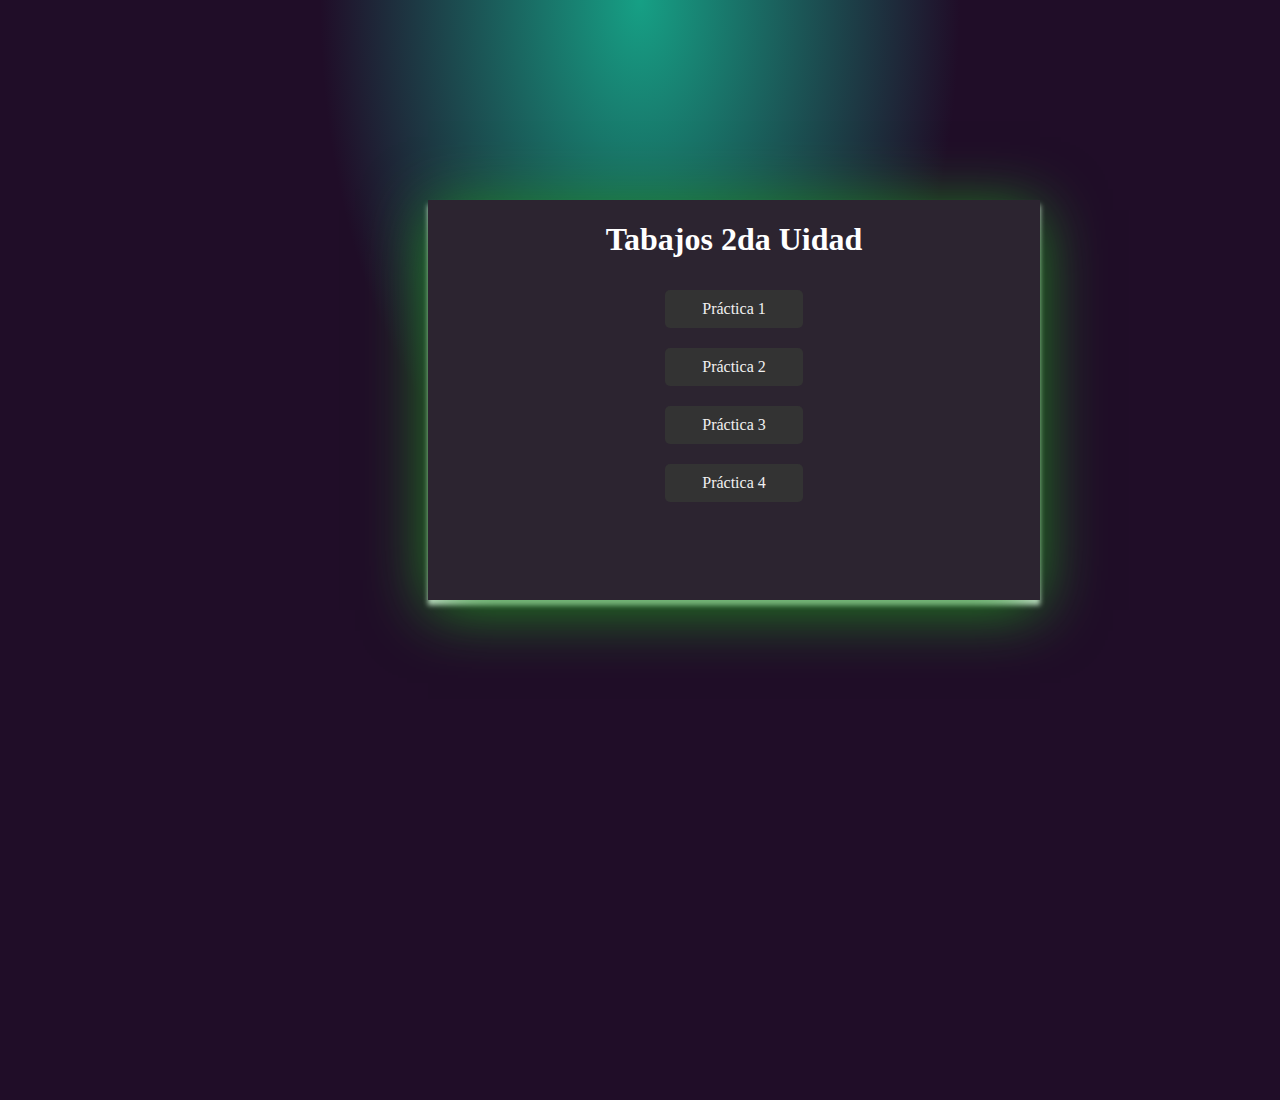
<file: index.html>
<!DOCTYPE html>
<html>
  <head>
    <meta charset="UTF-8">
    <title>Página principal</title>
    <link rel='stylesheet' type='text/css' media='screen' href='./Controlador/PagRe2/css/style.css'>
  </head>
  <body>
    <section class="too">
    <header>
      
    </header>

    <main>
      <section class="secc1">

        <div class="contenido">

          <div class="formulario">
            <h1>Tabajos 2da Uidad</h1>

            <ul>
              <li><a href="./PagRe/index.html">Práctica 1</a></li>
              <li><a href="./PaginaDE/pag.html">Práctica 2</a></li>
              <li><a href="./conflex/Index.html">Práctica 3</a></li>
              <li><a href="./Conf2/Index.html">Práctica 4</a></li>
            </ul>

          </div>
        </div>
      </section>
    </main>

    <footer></footer>

  </section>
  </body>
</html>
</file>
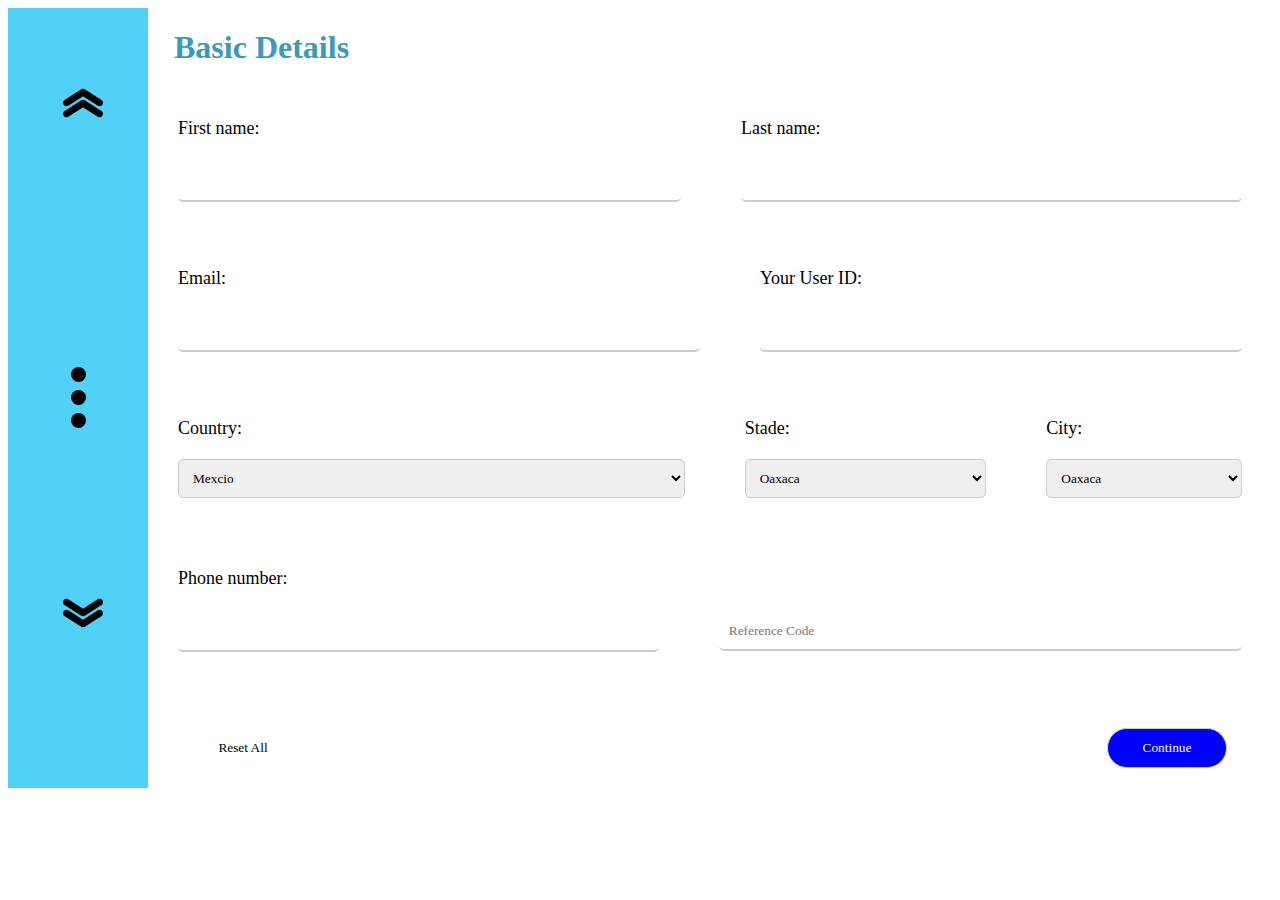
<file: Conf2/Index.html>
<!DOCTYPE html>
<html lang="en">
  <head>
    <meta charset="UTF-8" />
    <meta http-equiv="X-UA-Compatible" content="IE=edge" />
    <meta name="viewport" content="width=device-width, initial-scale=1.0" />
    <title>Document</title>
    <link rel="stylesheet" href="./CSS/Style.css" />
  </head>
  <body>
    <header></header>
    <main>
      <div class="CPrin">
        <div class="BHor">
          <div class="FArr">
            <img src="./img/im2.png" alt="" />
          </div>
          <div class="MoviP">
            <img src="./img/ImEnc.jpg" alt="" />
            <img src="./img/ImEnc.jpg" alt="" />
            <img src="./img/ImEnc.jpg" alt="" />
          </div>
          <div class="FAbj">
            <img src="./img/im1.png" alt="" />
          </div>
        </div>
        <div class="formsec">
          <div class="HInte">
            <h1>Basic Details</h1>
          </div>
          <form>
            <div class="MInte">
              <div class="FS1">
                <div class="fs11">
                  <label for="nombre">First name:</label>
                  <input
                    type="text"
                    name="nombre"
                    id="nombre"
                    minlength="3"
                    maxlength="20"
                    required
                  />
                </div>
                <div class="fs12">
                  <label for="apellido">Last name:</label>
                  <input
                    type="text"
                    name="apellido"
                    id="apellido"
                    minlength="2"
                    maxlength="20"
                    required
                  />
                </div>
              </div>
              <div class="FS2">
                <div class="fs21">
                  <label for="correo">Email:</label>
                  <input type="email" name="correo" id="correo" required />
                </div>
                <div class="fs22">
                  <label for="idm">Your User ID:</label>
                  <input
                    type="text"
                    name="idm"
                    id="idm"
                    minlength="10"
                    maxlength="15"
                    required
                  />
                </div>
              </div>
              <div class="FS3">
                <div class="fs31">
                  <label for="Country">Country:</label>
                  <select class="xd">
                    <option value="">Mexcio</option>
                    <option value="">Estados unidos de america</option>
                    <option value="">Venezuela</option>
                    <option value="">Costa rica</option>
                    <option value="">Chile</option>
                    <option value="">Alemania</option>
                    <option value="">Argentina</option>
                    <option value="">Portugal</option>
                    <option value="">Camerun</option>
                    <option value="">India</option>
                    <option value="">Rusia</option>
                    <option value="">Paises bajos</option>
                  </select>
                </div>
                <div class="fs32">
                  <label for="Satde">Stade:</label>
                  <select class="xd">
                    <option value="">Oaxaca</option>
                    <option value="">De la barrosa</option>
                    <option value="">Aguascalientes</option>
                    <option value="">Baja California</option>
                    <option value="">Baja California Sur</option>
                    <option value="">Campeche</option>
                    <option value="">Chiapas</option>
                    <option value="">Chihuahua</option>
                    <option value="">Coahuila</option>
                    <option value="">Colima</option>
                  </select>
                </div>
                <div class="fs33">
                  <label for="ciudad">City:</label>
                  <select class="xd">
                    <option value="">Oaxaca</option>
                    <option value="">Juarez</option>
                    <option value="">París</option>
                    <option value="">Nueva Yor.</option>
                    <option value="">Los Ángeles</option>
                    <option value="">Seúl</option>
                    <option value="">Londres</option>
                    <option value="">Los Ángeles</option>
                    <option value="">Shanghái</option>
                    <option value="">Osaka</option>
                  </select>
                </div>
              </div>
              <div class="FS4">
                <div class="fs41">
                  <label for="numero">Phone number:</label>
                  <input
                    type="text"
                    pattern="\(\d{3}\)\d{3}-\d{2}-\d{2}"
                    required
                  />
                </div>
                <div class="fs42">
                  <input
                    type="text"
                    placeholder="Reference Code"
                    pattern="\d{3}-\d{3}"
                    required
                  />
                </div>
              </div>
            </div>
            <div class="Finte">
              <div class="res">
                <button class="BTR" type="reset">Reset All</button>
              </div>
              <div class="continue">
                <button class="BTC" type="submit">Continue</button>
              </div>
            </div>
          </form>
        </div>
      </div>
      
    </main>
    <footer></footer>
  </body>
</html>
</file>
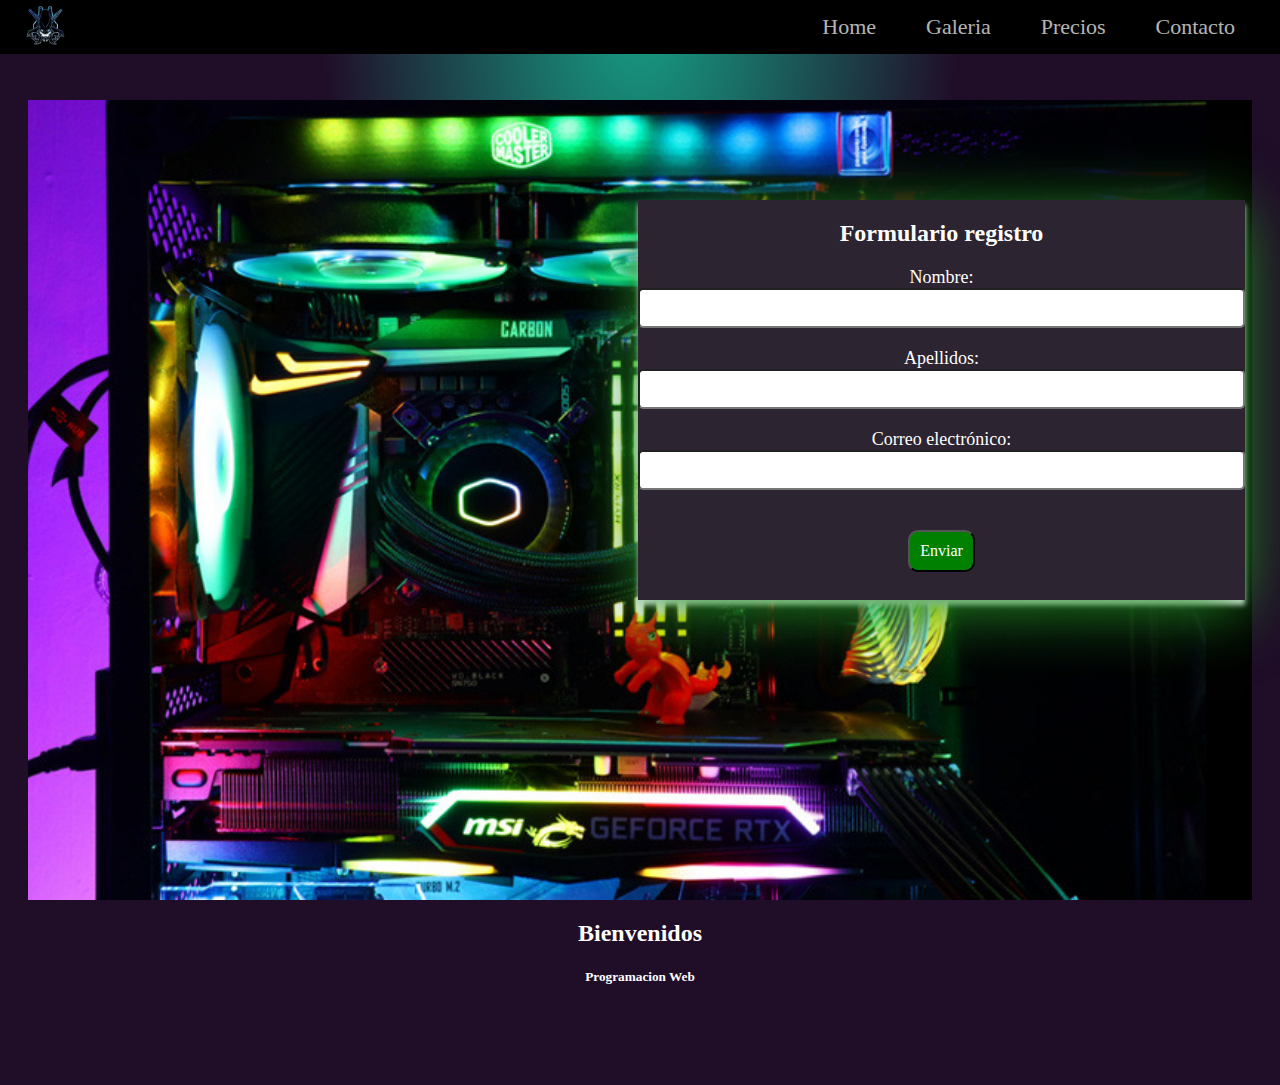
<file: PagRe/index.html>
<!DOCTYPE html>
<html>
  <head>
    <title>Esta-jala</title>
    <link rel="stylesheet" href="./css/style.css" />
  </head>

  <body>
    <section class="too">
    <header>
      <div class="log">
        <img src="./img/im1.jpg" alt="Logo oficial" />
      </div>
      <nav>
        <ul>
          <li><a  href="">Home</a></li>
          <li><a  href="">Galeria</a></li>
          <li><a  href="">Precios</a></li>
          <li><a  href="">Contacto</a></li>
        </ul>
      </nav>
    </header>

    <main>
      <section class="secc1">
        <img src="./img/img2.jpeg" alt="Banner">

        <div class="contenido">

          <div class="formulario">
            <h2>Formulario registro</h2>

            <form class="formulariot">
              <label for="nombre">Nombre:</label>
              <input type="text" id="nombre" name="nombre" />

              <label for="apellidos">Apellidos:</label>
              <input type="text" id="apellidos" name="apellidos" />

              <label for="correo">Correo electrónico:</label>
              <input type="email" id="correo" name="correo" />

              <button type="submit">Enviar</button>
            </form>
          </div>
        </div>
      </section>
      <section class="xd">
        <article>
          <h1>Bienvenidos</h1>
          <h5>Programacion Web</h5>
        </article>
      </section>
    </main>

    <footer></footer>

  </section>
  </body>
</html>
</file>
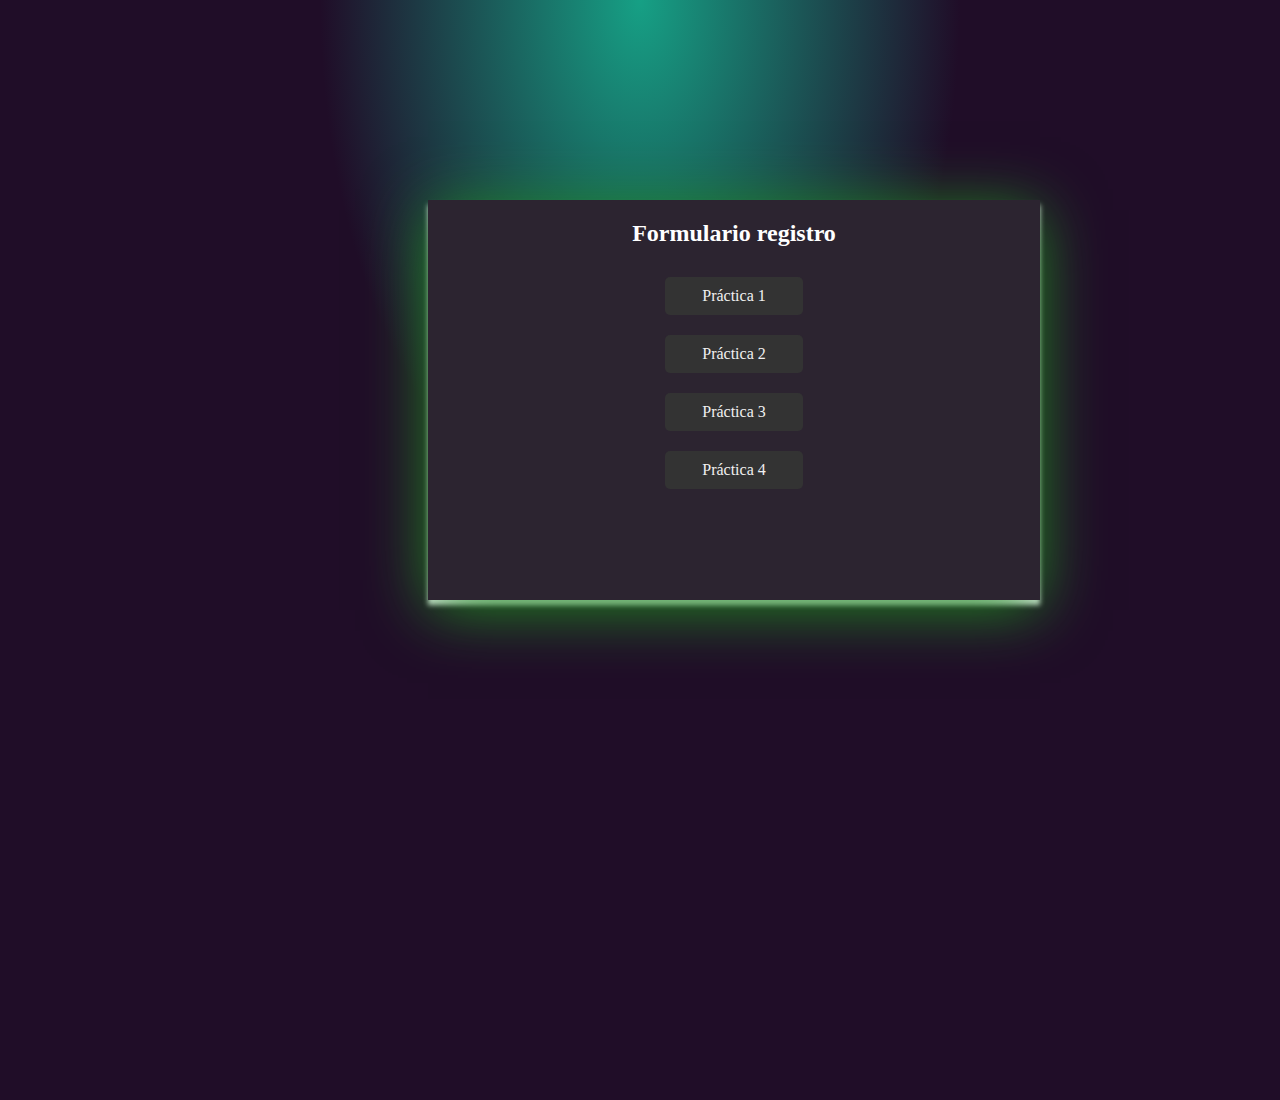
<file: Controlador/PagRe2/index.html>
<!DOCTYPE html>
<html>
  <head>
    <title>Esta-jala</title>
    <link rel="stylesheet" href="./css/style.css" />
  </head>

  <body>
    <section class="too">
    <header>
      
    </header>

    <main>
      <section class="secc1">

        <div class="contenido">

          <div class="formulario">
            <h2>Formulario registro</h2>

            <ul>
              <li><a href="./web_d1/index.html">Práctica 1</a></li>
              <li><a href="./Raycast/index.html">Práctica 2</a></li>
              <li><a href="./BasicDetails/index.html">Práctica 3</a></li>
              <li><a href="./VirtualHealth/index.html">Práctica 4</a></li>
            </ul>

          </div>
        </div>
      </section>
    </main>

    <footer></footer>

  </section>
  </body>
</html>
</file>
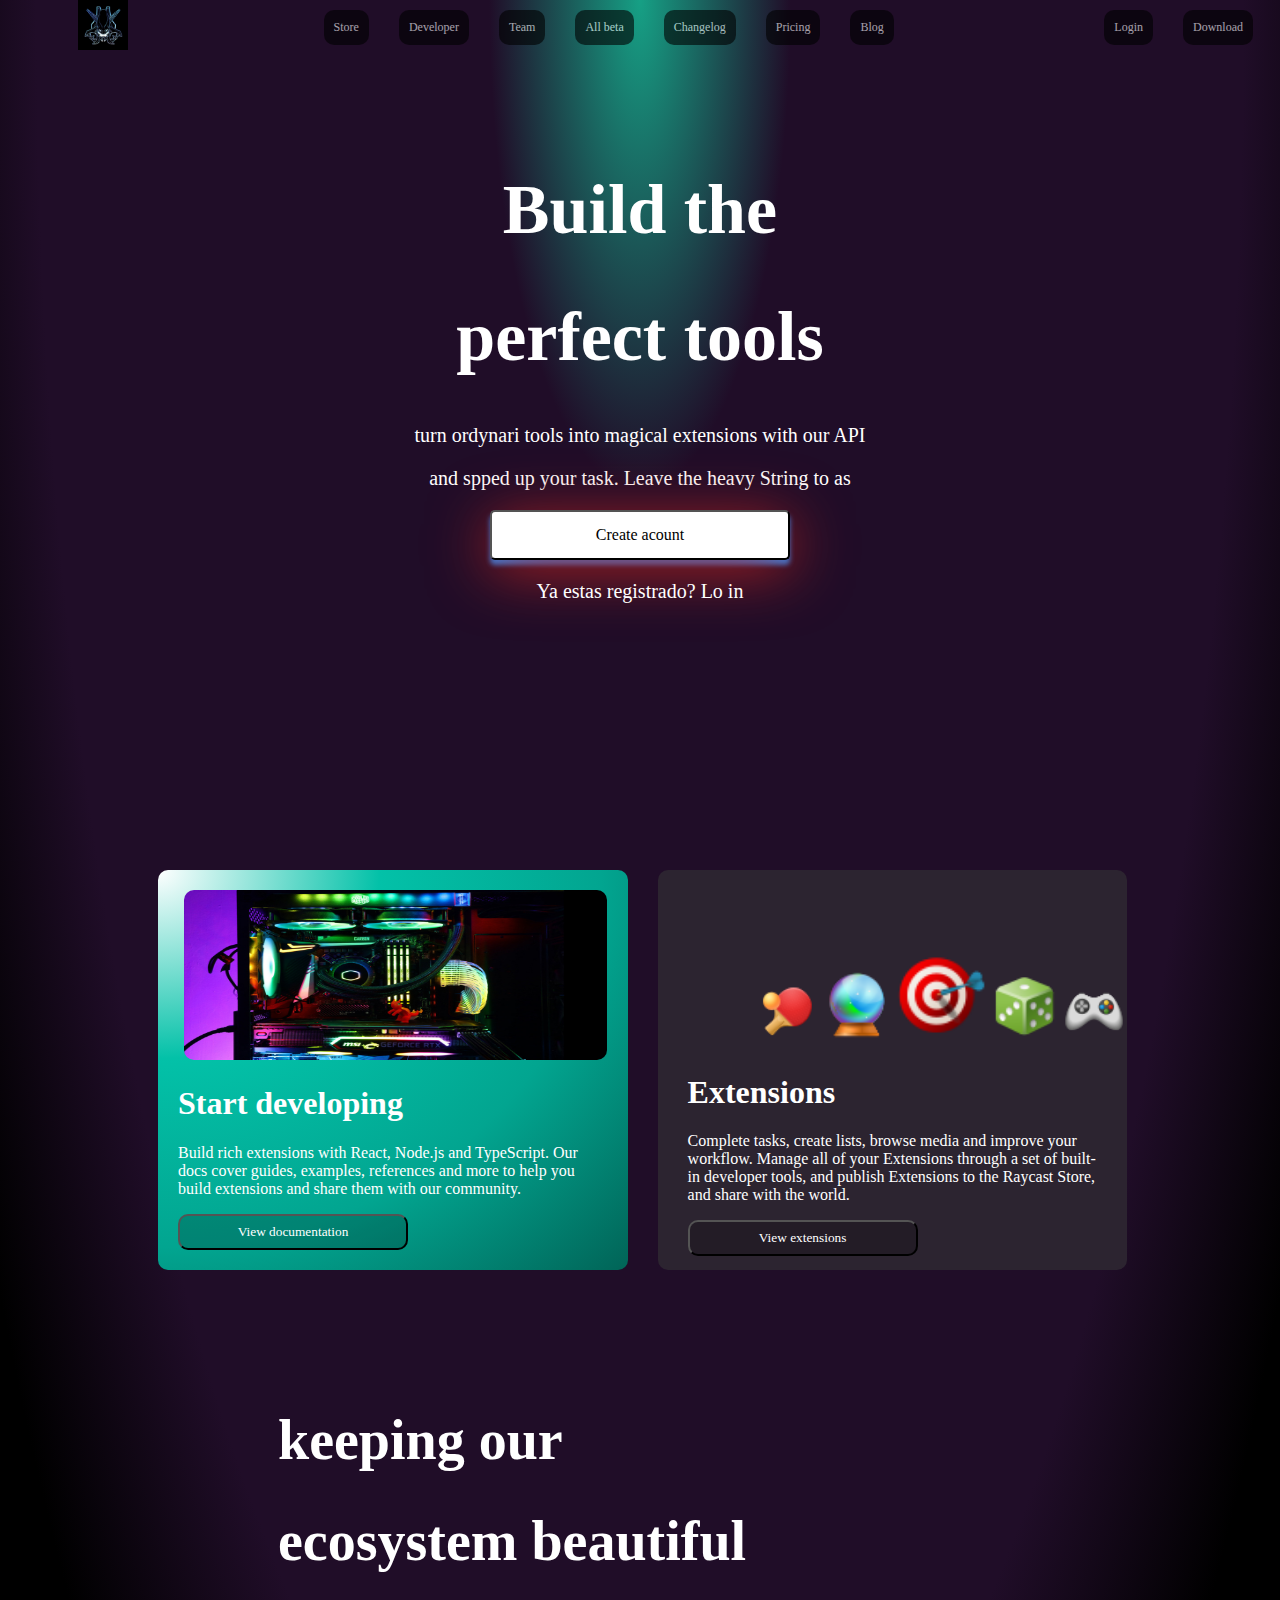
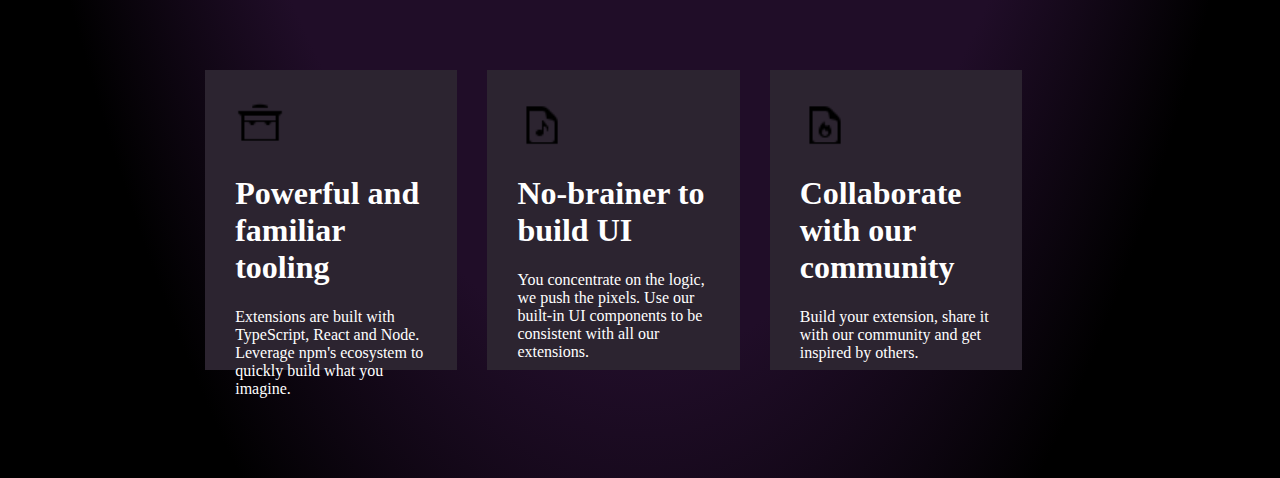
<file: PaginaDE/pag.html>
<!DOCTYPE html>
<html>
  <head>
    <title>Esta</title>
    <link rel="stylesheet" href="./css/style.css" />
  </head>

  <body>
    <header>
      <div class="log">
        <img src="./img/im1.jpg" alt="Logo oficial" />
      </div>
      <nav>
        <ul class="u1">
          <li><a href="">Store</a></li>
          <li><a href="">Developer</a></li>
          <li><a href="">Team</a></li>
          <li><a href="">All beta</a></li>
          <li><a href="">Changelog</a></li>
          <li><a href="">Pricing</a></li>
          <li><a href="">Blog</a></li>
        </ul>
      </nav>
      <nav class="u2">
        <ul>
          
          <li><a href="">Login</a></li>
          <li><a href="">Download</a></li>
        </ul>
      </nav>
    </header>
    <main>
      <section class="secc1">
        <div class="contar">
          <article class="art0">
            <h1>Build the</h1>
            <h1>perfect tools</h1>

            <p>turn ordynari tools into magical extensions with our API</p>
            <p>and spped up your task. Leave the heavy String to as</p>

            <button>Create acount</button>
            <p class="message">
              Ya estas registrado?
              <a href="" class="xdd">Lo in</a>
            </p>
          </article>
        </div>

        <div class="contenidopri">
          <div class="cont1">
            <figcaption>
              <img src="img/img2.jpeg" alt="" />
            </figcaption>
            <article class="art1">
              <h1>Start developing</h1>

              <p>
                Build rich extensions with React, Node.js and TypeScript. Our
                docs cover guides, examples, references and more to help you
                build extensions and share them with our community.
              </p>

              <button>View documentation</button>
            </article>
          </div>

          <div class="cont2">
            <div class="con">
              <img src="img/os6.png" alt="" class="mi1" />

              <img src="img/os8.png" alt="" class="mi2" />

              <img src="img/os7.png" alt="" class="mi3" />

              <img src="img/os9.png" alt="" class="mi4" />

              <img src="img/os10.png" alt="" class="mi5" />
            </div>
            <div>
              <article class="art2">
                <h1>Extensions</h1>

                <p>
                  Complete tasks, create lists, browse media and improve your
                  workflow. Manage all of your Extensions through a set of
                  built-in developer tools, and publish Extensions to the
                  Raycast Store, and share with the world.
                </p>

                <button>View extensions</button>
              </article>
            </div>
          </div>
        </div>

        <div class="contenidosec">
          <div class="cont3">
            <h1>keeping our</h1>
            <h1>ecosystem beautiful</h1>
          </div>

          <div class="contenidoult">
            <div class="cont4">
              <figcaption>
                <img src="img/os1.png" alt="" />
              </figcaption>
              <article>
                <h1>Powerful and familiar tooling</h1>

                <p>
                  Extensions are built with TypeScript, React and Node. Leverage
                  npm's ecosystem to quickly build what you imagine.
                </p>
              </article>
            </div>
            <div class="cont5">
              <figcaption>
                <img src="img/os2.png" alt="" />
              </figcaption>
              <article>
                <h1>No-brainer to build UI</h1>

                <p>
                  You concentrate on the logic, we push the pixels. Use our
                  built-in UI components to be consistent with all our
                  extensions.
                </p>
              </article>
            </div>
            <div class="cont6">
              <figcaption>
                <img src="img/os3.png" alt="" />
              </figcaption>
              <article>
                <h1>Collaborate with our community</h1>

                <p>
                  Build your extension, share it with our community and get
                  inspired by others.
                </p>
              </article>
            </div>
          </div>
        </div>
      </section>
    </main>
    <footer></footer>
  </body>
</html>
</file>
<file: Controlador/PagRe2/css/style.css>
* {
  font-family: verdana, Georgia, "Times New Roman", Times, serif, Tahoma,
    sans-serif;
  box-sizing: border-box;
}


ul {
  list-style: none;
  margin: 0 auto;
  padding: 0;
  width: 50%;
}

li {
  background-color: #333;
  border-radius: 5px;
  display: inline-block;
  margin: 10px;
  padding: 10px;
  width: 45%;
}

a {
  color: #F0F0F0;
  text-decoration: none;
}

a:hover {
  color: gold;
}

body {
  /*background-color: black;*/
  background: radial-gradient(farthest-side at top, #16a085, #200d28, #200d28);
  box-sizing: border-box;
}

main {
  width: 100%;
  height: 900px;
  margin: 100px auto;
  padding: 0 20px;
}



.secc1 {
  position: relative;
}

.contenido {
  position: absolute;
  top: 100px;
  width: 100%;
  height: 400px;
  display: flex;
}



.formulario {
  margin-left: 400px;
  color: white;
  background-color: #2c2430;
  width: 50%;
  height: 100%;
  display: inline-block;
  text-align: center;
  box-shadow: 0 10px 60px 0 rgba(34, 139, 34.123),
    0 5px 5px 0 rgba(248, 248, 255.24);
}
</file>
<file: Conf2/CSS/Style.css>
* {
  font-family: verdana, Georgia, "Times New Roman", Times, serif, Tahoma,
    sans-serif;
  box-sizing: border-box;
}

.CPrin {
  display: flex;
  justify-content: flex-start;
  align-items: flex-start;
  flex-direction: row;
  flex-basis: 400px;
  flex-wrap: nowrap;
  height: 740px;
  background-color: black;
}


.BHor{
    display: flex;
    flex-direction: column;
    width: 100px;
    height: 780px;
    flex-grow: 1;
    background-color: white;

}
.BHor .FArr{
    display: flex;
    justify-content: center;
    align-items: flex-start;
    padding-top: 75px;
    flex-grow: 1;
    background-color: #51d1f6;

}
.BHor  .FArr img:hover {
    background-color: white;
    border-radius: 50%;
    transform-origin: left;
}


.BHor .MoviP{
    flex-direction: column;
    display: flex;
    justify-content: center;
    align-items: center;
    flex-grow: 1;
    background-color: #51d1f6;

}
.BHor .MoviP img{
    width: 15px;
    height: 15px;
    border-radius: 25px;
    margin: 4px;

}
.BHor .MoviP img:hover {
    background-color: darkblue;
    border-radius: 50%;
    transform: rotate(45deg);
    transform-origin: left;
}


.BHor .FAbj{
    padding-bottom: 75px;
    display: flex;
    justify-content: center;
    align-items: center;
    flex-grow: 1;
    background-color: #51d1f6;

}
.BHor  .FAbj img:hover {
    background-color: white;
    border-radius: 50%;
    transform-origin: left;
}

h1{
    padding-left: 26px;
    color: #3B9AB5;
}





.formsec{
    display: flex;
    flex-grow: 7;
    height: 740px;
    background-color: white;
    flex-direction: column;

}

.formsec .HInte{
    flex-grow: 1;
    height: 200px;
    background-color: white;

}






.formsec .MInte{
    display: flex;
    flex-grow: 10;
    flex-direction: column;
    background-color: white;
    
}

.formsec .MInte .FS1{
    display: flex;
    flex-direction: row;
    height: 150px;
    flex-grow: 1;
    background-color: white;
    
}
.formsec .MInte .FS1 .fs11{
    margin: 30px;
    flex-grow: 1;
    background-color: white;
    
}
.formsec .MInte .FS1 .fs12{
    margin: 30px;
    flex-grow: 1;
    background-color: white;
    
}




.formsec .MInte .FS2{
    height: 150px;
    display: flex;
    flex-direction: row;
    flex-grow: 1;
    background-color: white;
    
}
.formsec .MInte .FS2 .fs21{
    margin: 30px;
    flex-grow: 1;
    width: 330px;
    background-color: white;
    
}
.formsec .MInte .FS2 .fs22{
    margin: 30px;
    flex-grow: 1;
    background-color: white;
    
}




.formsec .MInte .FS3{
    height: 150px;
    display: flex;
    flex-direction: row;
    flex-grow: 1;
    background-color: white;
    
}
.formsec .MInte .FS3 .fs31{
    margin: 30px;
    flex-grow: 4;
    width: 320px;
    background-color: white;
    
}
.formsec .MInte .FS3 .fs32{
    margin: 30px;
    flex-grow: 1;
    background-color: white;
    
}
.formsec .MInte .FS3 .fs33{
    margin: 30px;
    flex-grow: 1;
    background-color: white;
    
}



.formsec .MInte .FS4{
    height: 150px;
    display: flex;
    flex-direction: row;
    flex-grow: 1;
    background-color: white;
    
}
.formsec .MInte .FS4 .fs41{
    margin: 30px;
    flex-grow: 1;
    background-color: white;
    
}
.formsec .MInte .FS4 .fs42{
    width: 340px;
    margin: 30px;
    flex-grow: 1;
    background-color: white;
    
}

.formsec .MInte .FS4 .fs42 input{
    margin-top: 45px;
    
}





.formsec .Finte{
    height: 100px;
    flex-direction: row;
    display: flex;
    flex-grow: 1;
    background-color: white;
    
}


.formsec .Finte .continue{
    display: flex;
    justify-content: flex-end;
    padding-top: 25px;
    padding-right: 45px;
    align-items: flex-end;

    flex-grow: 1;
    background-color: white;
    
}


.formsec .Finte .res{
    padding-bottom: 25px;
    padding-left: 20px;
    display: flex;
    justify-content: flex-start;
    align-items: flex-start;
    flex-grow: 1;
    background-color: white;
    
}








.BTC{
    margin-top: 40px;
    margin-left: 15px;
    background-color: blue;
    color: white;
    
    width: 120px;
    height: 40px;
    padding: 10px;
    border: 1px solid #ccc;
    border-radius: 20px;
    margin-bottom: 20px;
  
  }

  .BTR{
    border: none;
    margin-top: 40px;
    margin-left: 15px;
    background-color: white;
    color: black;
    
    width: 120px;
    height: 40px;
    padding: 10px;
    border-radius: 20px;
    margin-bottom: 20px;
  
  }









  
select{
    margin-top: 20px;
    
    width: 100%;
    padding: 10px;
    border: 1px solid #ccc;
    border-radius: 5px;
    margin-bottom: 20px;
  
  }



  label {
    width: 100%;
    font-size: 18px;
  }
  
 input {
    margin-top: 25px;
    width: 100%;
    padding: 10px;
    border-top: none;
    border-right: none;
    border-left: none;
    border-bottom: 2px solid #ccc;
    border-radius: 5px;
    margin-bottom: 20px;
  }

  textarea:focus, input:focus, input[type]:focus {
    border-bottom-color: rgb(3, 73, 128);
    box-shadow: 0 1px 1px rgba(3, 73, 128, 0.075)inset, 0 0 8px rgba(3, 73, 128,0.6);
    outline: 0 none;
}

select:focus, input:focus, input[type]:focus {
    border-bottom-color: rgb(3, 73, 128);
    box-shadow: 0 1px 1px rgba(3, 73, 128, 0.075)inset, 0 0 8px rgba(3, 73, 128,0.6);
    outline: 0 none;
}


.circulo {
    width: 10px;
    height: 10px;
    background-color: white;
    border-radius: 5px;
    margin: 10px 0;
}

.circulo:hover {
    background-color: darkblue;
    border-radius: 0 50% 50% 50%;
    transform: rotate(45deg);
    transform-origin: left;
}




  img {
    justify-content: center;
      height: 40px;
      margin-left: 10px;
  }
</file>
<file: PagRe/css/style.css>
* {
  font-family: verdana, Georgia, "Times New Roman", Times, serif, Tahoma,
    sans-serif;
  box-sizing: border-box;
}

body {
  /*background-color: black;*/
  background: radial-gradient(farthest-side at top, #16a085, #200d28, #200d28);
  box-sizing: border-box;
}

main {
  width: 100%;
  margin: 100px auto;
  padding: 0 20px;
}

.xd {
  background-color: #200d28;
}
h1 {
  font-size: 24px;
  text-align: center;
  color: white;
}

h5 {
  text-align: center;
  color: white;
}

header {
  position: fixed;
  top: 0;
  left: 0;
  width: 100%;
  background-color: black;
  display: flex;
  justify-content: space-between;
  align-items: center;
  padding: 0 20px;
  z-index: 9999;
}

nav ul {
  list-style: none;
  margin: 0;
  padding: 0;
  display: flex;
  right: 20px;
}

nav li {
  margin: 0 15px;
}

nav a {
  color: white;
  display: inline-block;
  justify-content: center;
  text-decoration: none;
  font-size: 22px;
  padding: 10px;
  background-color: black;
  opacity: 0.7;
  border-radius: 10px;
}
nav a:hover {
  /* de seudoclase*/
  opacity: 1;
}

.log img {
  height: 50px;
}

.secc1 img {
  width: 100%;
  height: 800px;
  object-fit: cover;
}

.princi button {
  position: absolute;
  top: 400px;
  padding: 10px;
  background-color: green;
  color: white;
  border-radius: 10px;
  font-size: 16px;
}

.secc1 {
  position: relative;
}

.contenido {
  position: absolute;
  top: 100px;
  left: 10;
  width: 100%;
  height: 400px;
  display: flex;
  padding-left: 10px;
}

.princi {
  width: 50%;
  color: white;
  background: linear-gradient(#008000, #9198e5);

  height: 100%;
  display: inline-block;
}

.formulario {
  margin-left: 600px;
  color: white;
  background-color: #2c2430;
  width: 50%;
  height: 100%;
  display: inline-block;
  text-align: center;
  box-shadow: 0 10px 60px 0 rgba(34, 139, 34.123),
    0 5px 5px 0 rgba(248, 248, 255.24);
}

.formulario label {
  width: 100%;
  font-size: 18px;
}

.formulario input {
  width: 100%;
  padding: 10px;
  border-radius: 5px;
  margin-bottom: 20px;
}

.formulario button[type="submit"] {
  display: block;
  margin: 20px auto 0;
  padding: 10px;
  background-color: green;
  color: white;
  border-radius: 10px;
  font-size: 16px;
}
</file>
<file: PaginaDE/css/style.css>
* {
  font-family: verdana, Georgia, "Times New Roman", Times, serif, Tahoma,
    sans-serif;
  box-sizing: border-box;
}

body {
  /*background-color: black;*/
  height: 1900px;
  background-image: radial-gradient(at top, #16a085,#200d28,#200d28,#200d28, #200d28,black, black);

}

.secc1 {
  position: relative;
}

.secc1 .contar article h1 {
  font-size: 70px;
  color: white;
}

.secc1 .contar article p {
  font-size: 20px;
  color: white;
}


.secc1 .contar article {
  color: white;
}
.secc1 .contar article .message a {
  color: white;
  text-decoration: none;
}

.secc1 .contar .art0 button {
  font-size: 16px;
  background-color: white;
  border-radius: 5px;
  width: 300px;
  height: 50px;
  
  box-shadow: 0 10px 60px 0 rgba(178, 34, 34.123), 0 5px 5px 0 rgba(30, 144, 255.24);
}

main {
  width: 100%;
  margin: 100px auto;
  padding: 0 20px;
}

.log img {
  height: 50px;
  margin-left: 50px;
}

header {
  position: fixed;
  top: 0;
  width: 100%;
  display: flex;
  justify-content: space-between;
  align-items: center;
  padding: 0 20px;
  z-index: 9999;
}

nav ul {
  list-style: none;
  margin: 0;
  padding: 0;
  display: flex;
}

nav li {
  margin: 0 15px;
}

nav a {
  color: white;
  display: inline-block;
  justify-content: center;
  text-decoration: none;
  font-size: 12px;
  padding: 10px;
  background-color: black;
  opacity: 0.6;
  border-radius: 10px;
}
nav a:hover {
  /* de seudoclase*/
  opacity: 1;
}

.contenidopri {
  left: 120px;
  
  position: absolute;
  top: 700px;
  width: 80%;
  height: 400px;
  display: flex;
  padding-left: 10px;
}

.contar {
  margin-top: 170px;
  background: rgba(0, 0, 0, 0);
  text-align: center;
}

.cont1 {
  width: 60%;
  color: white;
  background: radial-gradient(at left top,white, #03C1A8, #02A590, #016457);

  height: 100%;
  border-radius: 10px;
}

.cont1 img {
  border-radius: 10px;
  margin-top: 20px;
  height: 170px;
  width: 90%;
  margin-left: 26px;
}

.cont1 .art1{
  margin: 20px;
}

.cont2 .art2{
  margin: 30px;
}

.cont2 img {

  margin-top: 80px;
  display: inline-block;
  height: 50px;
}
.cont2 .con {

  margin-left: 100px;
  margin-bottom: 30px;
}

.cont1 .art1 button{
  width: 230px;
  height: 36px;
  background: rgba(0, 0, 0, .2);
  color: white;
  border-radius: 10px;
}

.contar .art0 button{
  width: 230px;
  height: 36px;
  border-radius: 10px;
}

.cont2 .art2 button{
  width: 230px;
  background: rgba(0, 0, 0, .2);
  height: 36px;
  color: white;
  border-radius: 10px;
}

.cont2 .mi1{
  height: 60px;

  
}
.cont2 .mi2{
  height: 70px;

  
}
.cont2 .mi3{
  height: 90px;

  
}
.cont2 .mi4{
  height: 70px;

  
}
.cont2 .mi5{
  height: 60px;

  
}

.cont2 {
  margin-left: 30px;
  left: 10px;
  
  color: white;
  background-color: #2c2430;
  width: 60%;
  height: 100%;
  border-radius: 10px;
}

.cont3 {
  background: rgba(0, 0, 0, 0);
}
.cont3 h1 {
  color: white;
  font-size: 56px;
}

.contenidosec {
  position: absolute;
  top: 1200px;
  left: 240px;
  width: 100%;
  height: 400px;
  display: flex;
  padding-left: 10px;
}

.contenidoult {
  position: absolute;
  right:470px;
  top: 300px;
  width:70%;
  height: 200px;
  display: flex;
  padding-left: 10px;
}


.cont4 {
  margin-left: 30px;
  padding: 30px;
  height: 150%;
  width: 33%;
  color: white;
  
  background-color: #2c2430;
  
  display: inline-block;
}

.cont4 img {
  height: 50px;
}
.cont5 img {
  height: 50px;
}

.cont5 {
  margin-left: 30px;
  color: white;
  background-color: #2c2430;
  width: 33%;
  padding: 30px;
  height: 150%;
  display: inline-block;
}
.cont6 img {
  height: 50px;
}

.cont6 {
  margin-left: 30px;
  color: white;
  background-color: #2c2430;
  width: 33%;
  padding: 30px;
  height: 150%;
  display: inline-block;
}
</file>
